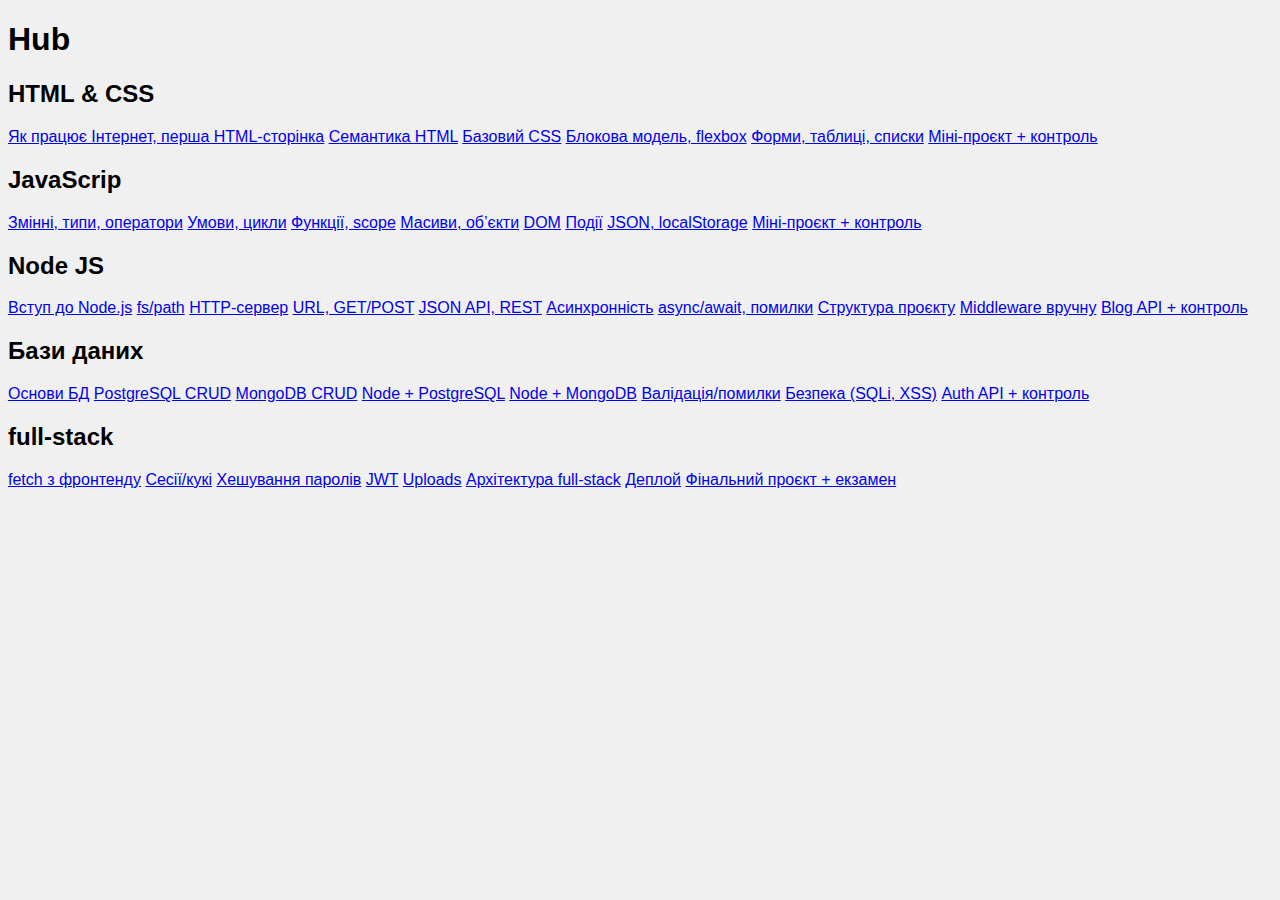
<file: index.html>
<!DOCTYPE html>
<html lang="en">
<head>
    <meta charset="UTF-8">
    <meta name="viewport" content="width=device-width, initial-scale=1.0">
    <title>Hub Page</title>
    <link rel="stylesheet" href="styles.css">
</html>
<body>
     <h1>Hub</h1>
<div class="container">
        <div class="card">
            <h2>HTML & CSS</h2>
                <div class="card-link">
                    <a href="https://clor0phyte.github.io/HomeworkHub/week1/WEEK1">Як працює Інтернет, перша HTML-сторінка</a>
                    <a href="https://clor0phyte.github.io/HomeworkHub/week2/WEEK2">Семантика HTML</a>   
                    <a href="https://clor0phyte.github.io/HomeworkHub/week3/WEEK3">Базовий CSS</a>
                    <a href="https://clor0phyte.github.io/HomeworkHub/week4/WEEK4">Блокова модель, flexbox</a>
                    <a href="https://clor0phyte.github.io/HomeworkHub/week5/WEEK5">Форми, таблиці, списки</a>
                    <a href="https://clor0phyte.github.io/HomeworkHub/week6/WEEK6">Міні-проєкт + контроль</a>
                </div>
        </div>
        <div class="card">
            <h2>JavaScrip</h2>
                <div class="card-link">
                    <a href="https://clor0phyte.github.io/HomeworkHub/week7/WEEK7">Змінні, типи, оператори</a>
                    <a href="https://clor0phyte.github.io/HomeworkHub/week8/WEEK8">Умови, цикли</a>   
                    <a href="https://clor0phyte.github.io/HomeworkHub/week9/WEEK9">Функції, scope</a>
                    <a href="https://clor0phyte.github.io/HomeworkHub/week10/WEEK10">Масиви, об’єкти</a>
                    <a href="https://clor0phyte.github.io/HomeworkHub/week11/WEEK11">DOM</a>
                    <a href="https://clor0phyte.github.io/HomeworkHub/week12/WEEK12">Події</a>
                    <a href="https://clor0phyte.github.io/HomeworkHub/week13/WEEK13">JSON, localStorage</a>
                    <a href="https://clor0phyte.github.io/HomeworkHub/week14/WEEK14">Міні-проєкт + контроль</a>
                </div>
        </div>
        <div class="card"> 
            <h2>Node JS</h2>
                <div class="card-link">        
                    <a href="https://clor0phyte.github.io/HomeworkHub/week15/WEEK15">Вступ до Node.js</a>
                    <a href="https://clor0phyte.github.io/HomeworkHub/week16/WEEK16">fs/path</a>   
                    <a href="https://clor0phyte.github.io/HomeworkHub/week17/WEEK17">HTTP-сервер</a>
                    <a href="https://clor0phyte.github.io/HomeworkHub/week18/WEEK18">URL, GET/POST</a>
                    <a href="https://clor0phyte.github.io/HomeworkHub/week19/WEEK19">JSON API, REST</a>
                    <a href="https://clor0phyte.github.io/HomeworkHub/week20/WEEK20">Асинхронність</a>
                    <a href="https://clor0phyte.github.io/HomeworkHub/week21/WEEK21">async/await, помилки</a>
                    <a href="https://clor0phyte.github.io/HomeworkHub/week22/WEEK22">Структура проєкту</a>
                    <a href="https://clor0phyte.github.io/HomeworkHub/week23/WEEK23">Middleware вручну</a>
                    <a href="https://clor0phyte.github.io/HomeworkHub/week24/WEEK24">Blog API + контроль</a>
                </div>
        </div>
        <div class="card">
            <h2>Бази даних</h2>
                <div class="card-link">
                    <a href="https://clor0phyte.github.io/HomeworkHub/week25/WEEK25">Основи БД</a></li>
                    <a href="https://clor0phyte.github.io/HomeworkHub/week26/WEEK26">PostgreSQL CRUD</a>   
                    <a href="https://clor0phyte.github.io/HomeworkHub/week27/WEEK27">MongoDB CRUD</a>
                    <a href="https://clor0phyte.github.io/HomeworkHub/week28/WEEK28">Node + PostgreSQL</a>
                    <a href="https://clor0phyte.github.io/HomeworkHub/week29/WEEK29">Node + MongoDB</a>
                    <a href="https://clor0phyte.github.io/HomeworkHub/week30/WEEK30">Валідація/помилки</a>
                    <a href="https://clor0phyte.github.io/HomeworkHub/week31/WEEK31">Безпека (SQLi, XSS)</a>
                    <a href="https://clor0phyte.github.io/HomeworkHub/week32/WEEK32">Auth API + контроль</a>
                </div>
            </div>
        <div class="card">
            <h2>full-stack</h2>
                <div class="card-link">     
                <a href="https://clor0phyte.github.io/HomeworkHub/week33/WEEK33">fetch з фронтенду</a>
                <a href="https://clor0phyte.github.io/HomeworkHub/week34/WEEK34">Сесії/кукі</a>
                <a href="https://clor0phyte.github.io/HomeworkHub/week35/WEEK35">Хешування паролів</a>
                <a href="https://clor0phyte.github.io/HomeworkHub/week36/WEEK36">JWT</a>
                <a href="https://clor0phyte.github.io/HomeworkHub/week37/WEEK37">Uploads</a>
                <a href="https://clor0phyte.github.io/HomeworkHub/week38/WEEK38">Архітектура full-stack</a>
                <a href="https://clor0phyte.github.io/HomeworkHub/week39/WEEK39">Деплой</a>
                <a href="https://clor0phyte.github.io/HomeworkHub/week40/WEEK40">Фінальний проєкт + екзамен</a>
        </div>
    </div>
</div>    
</body>
</file>
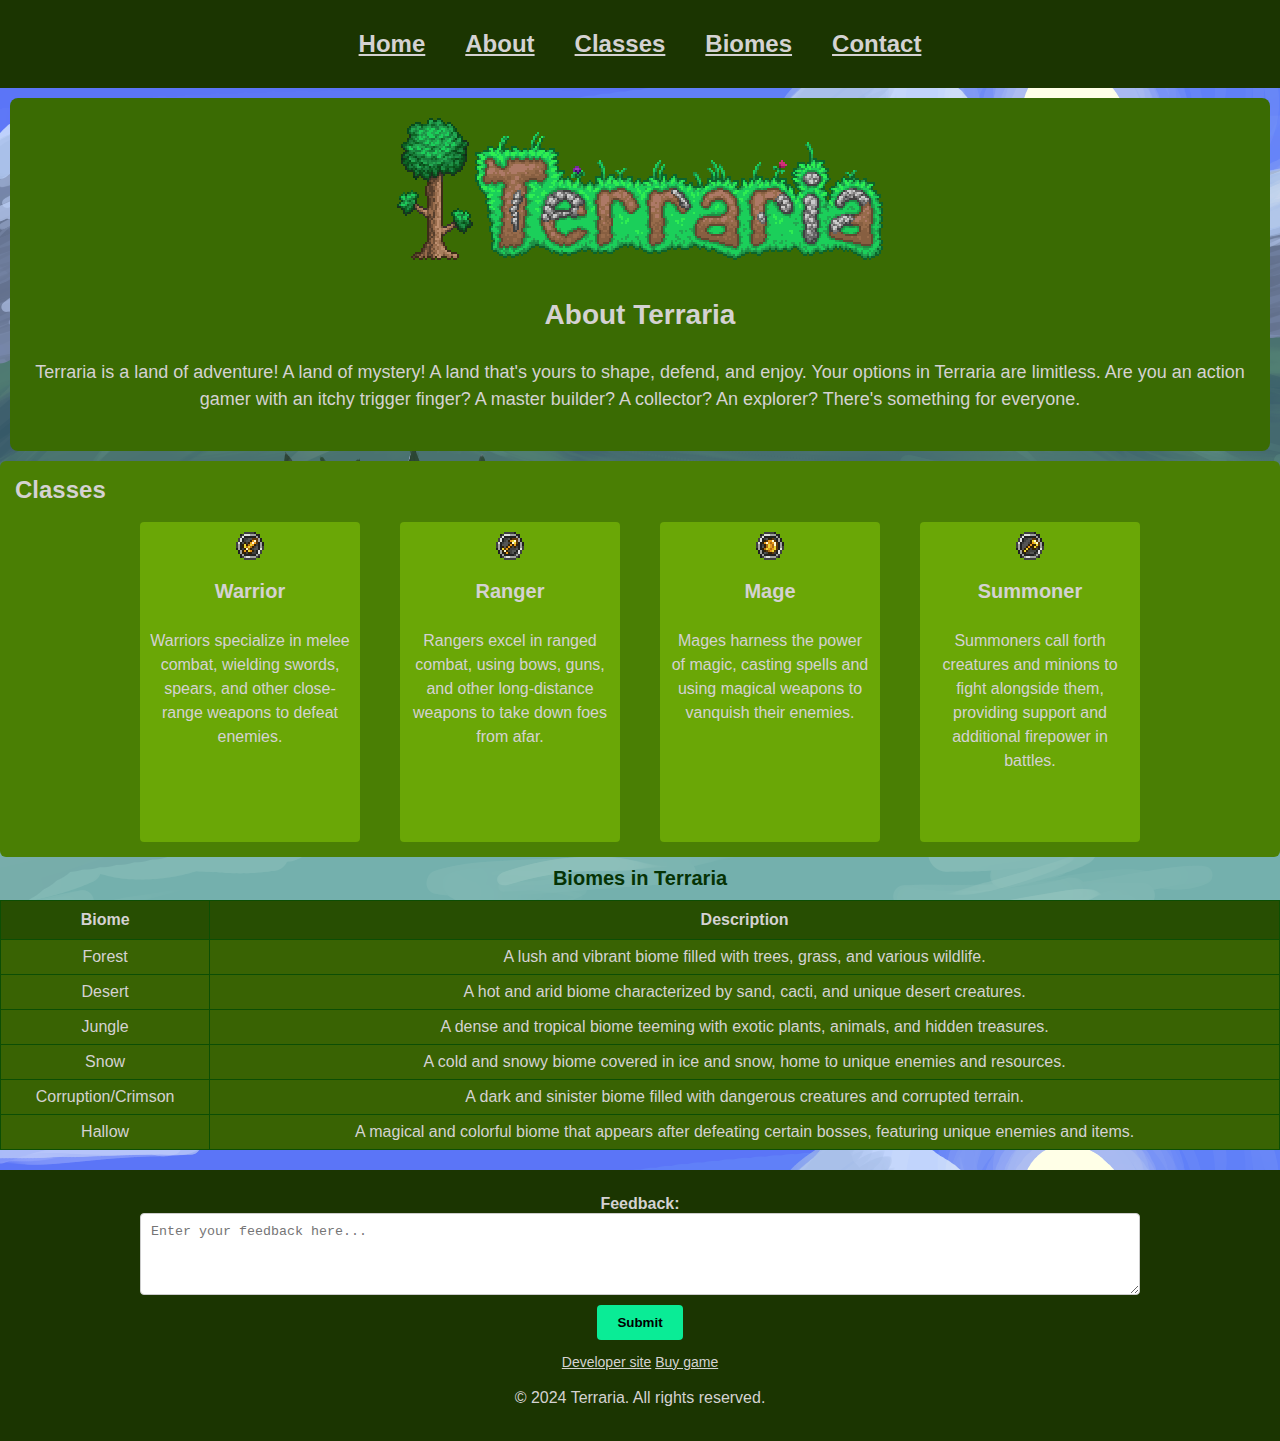
<file: practic1/index.html>
<!DOCTYPE htnml>
<html lang="en">
<head>
    <meta charset="UTF-8">
    <meta name="viewport" content="width=device-width, initial-scale=1.0">
    <title>Terraria</title>
    <link rel="stylesheet" href="styles.css">
</head>
<body>
    <header>
        <nav class="navigation">
            <Div class="nav-links">
                <a href="https://clor0phyte.github.io/HomeworkHub/">Home</a>
                <a href="#about">About</a>
                <a href="#Classes">Classes</a>
                <a href="#Biomes">Biomes</a>
                <a href="#Contact">Contact</a>
            </Div>
        </nav>
    </header>
    <main>
        <section id="About">
            <img src="../images/NewPromoLogo.png" alt="">
            <h1>About Terraria</h1>
            <p>Terraria is a land of adventure! A land of mystery! A land that's yours to shape, defend, and enjoy. Your options in Terraria are limitless. Are you an action gamer with an itchy trigger finger? A master builder? A collector? An explorer? There's something for everyone.</p>
        </section>
        <div id="Classes">
            <h2>Classes</h2>
                <div class="card">
                    <div class="Warrior">
                        <img src="../images/Warrior_Emblem.png" alt="">
                        <p1>Warrior</p1>
                        <p>Warriors specialize in melee combat, wielding swords, spears, and other close-range weapons to defeat enemies.</p>   
                    </div>
                    <div class="Ranger">
                        <img src="../images/Ranger_Emblem.png" alt="">
                        <p1>Ranger</p1>
                        <p>Rangers excel in ranged combat, using bows, guns, and other long-distance weapons to take down foes from afar.</p>
                    </div>
                    <div class="Mage">
                        <img src="../images/Sorcerer_Emblem.png" alt="">
                        <p1>Mage</p1>
                        <p>Mages harness the power of magic, casting spells and using magical weapons to vanquish their enemies.</p>
                    </div>
                    <div class="Summoner">
                        <img src="../images/Summoner_Emblem.png" alt="">
                        <p1>Summoner</p1>
                        <p>Summoners call forth creatures and minions to fight alongside them, providing support and additional firepower in battles.</p>
                    </div>
                </div>
        </div>
        <table id="Biomes">
            <caption>Biomes in Terraria</caption>
            <tr>
                <th>Biome</th>
                <th>Description</th>
            </tr>
            <tr>
                <td>Forest</td>
                <td>A lush and vibrant biome filled with trees, grass, and various wildlife.</td>
            </tr>
            <tr>
                <td>Desert</td>
                <td>A hot and arid biome characterized by sand, cacti, and unique desert creatures.</td>
            </tr>
            <tr>
                <td>Jungle</td>
                <td>A dense and tropical biome teeming with exotic plants, animals, and hidden treasures.</td>
            </tr>
            <tr>
                <td>Snow</td>
                <td>A cold and snowy biome covered in ice and snow, home to unique enemies and resources.</td>
            </tr>
            <tr>
                <td>Corruption/Crimson</td>
                <td>A dark and sinister biome filled with dangerous creatures and corrupted terrain.</td>
            </tr>
            <tr>
                <td>Hallow</td>
                <td>A magical and colorful biome that appears after defeating certain bosses, featuring unique enemies and items.</td>
            </tr>
        </table>
    </main>
    <footer>
        <form action="Feedback">
            <label for="feedback">Feedback:</label><br>
            <textarea id="feedback" name="feedback" rows="4" cols="50" placeholder="Enter your feedback here..."></textarea><br>
            <input type="submit" value="Submit">
        </form>
        <div id="Contact">
            <a href="https://re-logic.com/">Developer site</a>
            <a href="https://store.steampowered.com/app/105600/Terraria/">Buy game</a>
        </div>
        <p>&copy; 2024 Terraria. All rights reserved.</p>
    </footer>
</body>
</html>
</file>
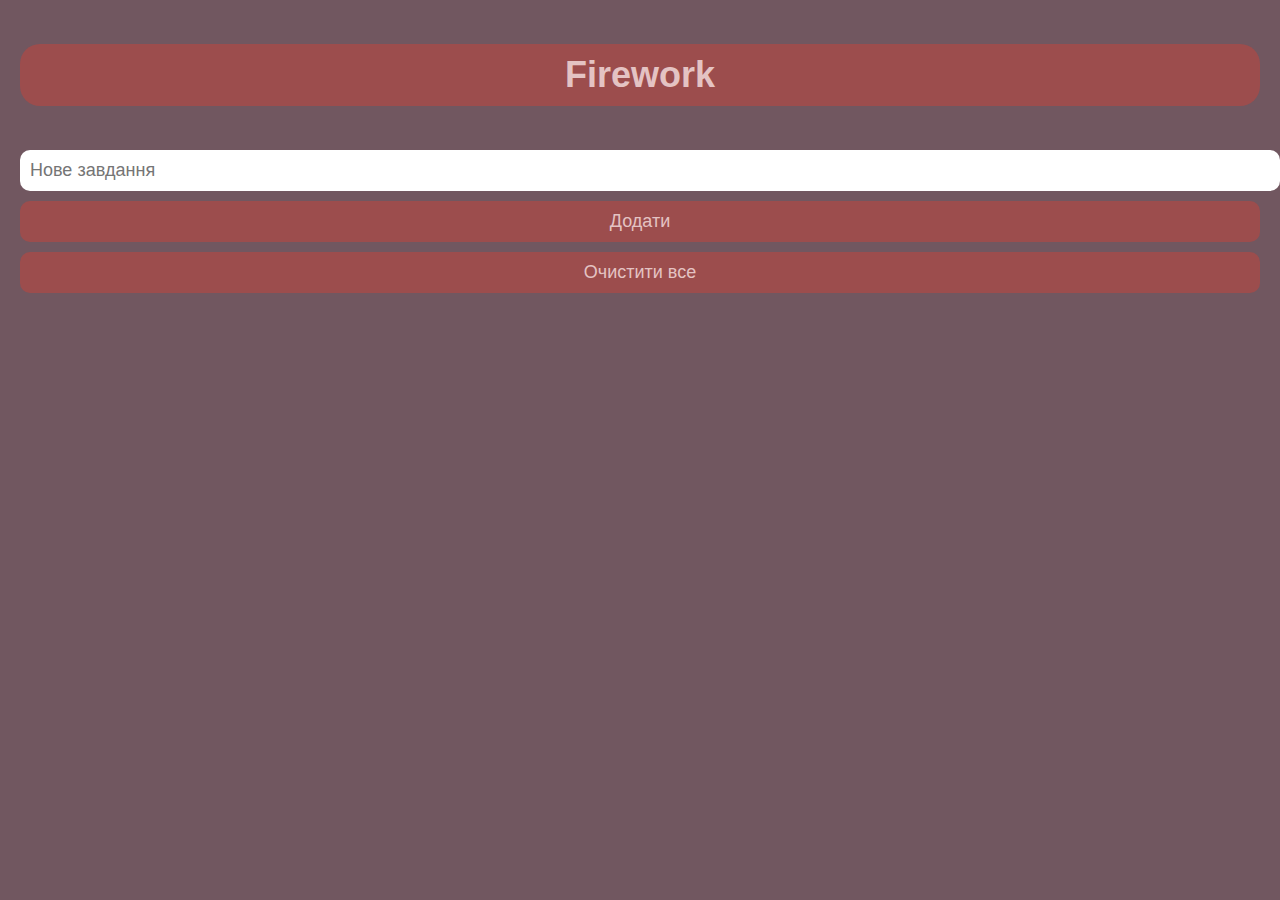
<file: practic2/todolist.html>
<!DOCTYPE html>
<html lang="uk">
<head>
  <meta charset="UTF-8">
  <title>Firework</title>
  <link rel="stylesheet" href="styles.css">
</head>
<body>
  <h1>Firework</h1>

  <input type="text" id="taskInput" placeholder="Нове завдання">
  <button id="addBtn">Додати</button>
  <button id="clear">Очистити все</button>

  <ul id="taskList"></ul>

  <script src="script.js"></script>
</body>
</html>
</file>
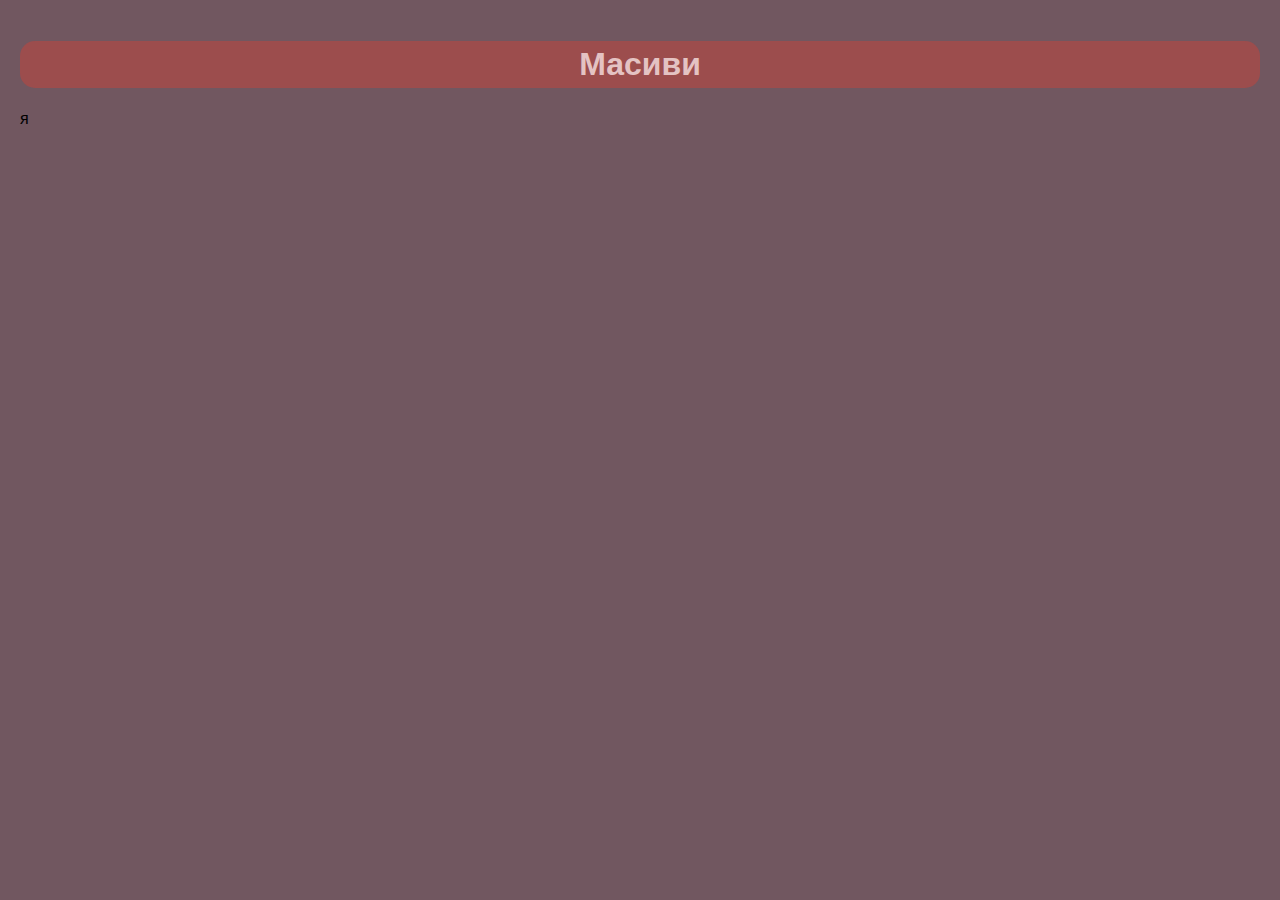
<file: week10/WEEK10.html>
<!DOCTYPE html>
<html lang="uk">
<head>
  <meta charset="UTF-8">
  <title>Масиви</title>
  <link rel="stylesheet" href="style.css"> 
</head>
<body>
  <h1>Масиви</h1>я
  <script src="script.js"></script>
</body>
</html>
</file>
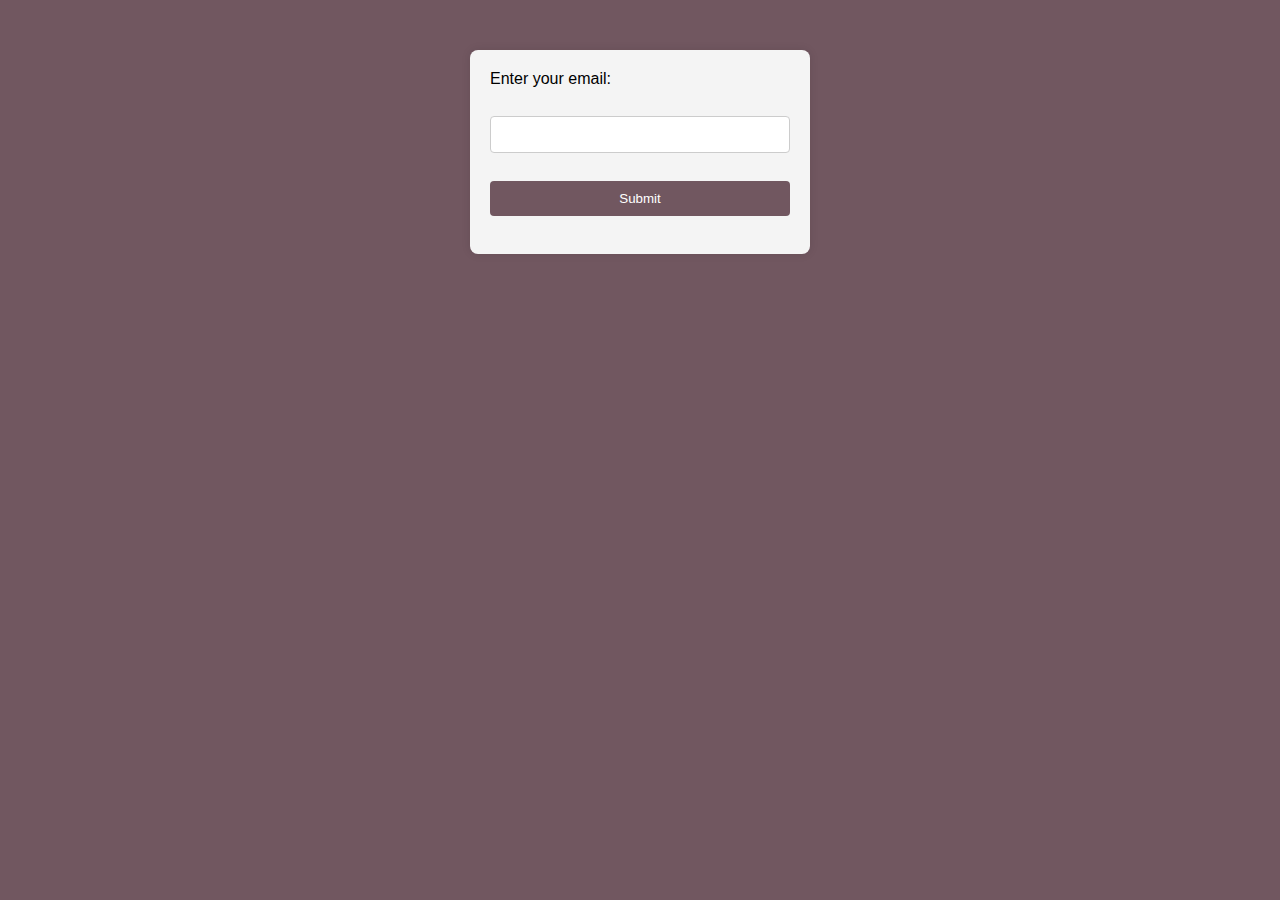
<file: week12/WEEK12.html>
<!DOCTYPE html>
<html lang="en">
<head>
    <meta charset="UTF-8">
    <meta name="viewport" content="width=device-width, initial-scale=1.0">
    <title>WEEK 12 - Events</title>
    <link rel="stylesheet" href="styles.css">
    <link rel="icon" href="../images/Path_Elation_Small.png" type="image/x-icon">
</head>
<body>
    <form id="form">
        <label for="email">Enter your email:</label><br><br>    
        <input type="email" id="email"><br><br> 
        <button id="btn" type="submit">Submit</button><br><br>  
    </form>
<p id="error"></p>
</body>
<script src="script.js"></script>
</html>
</file>
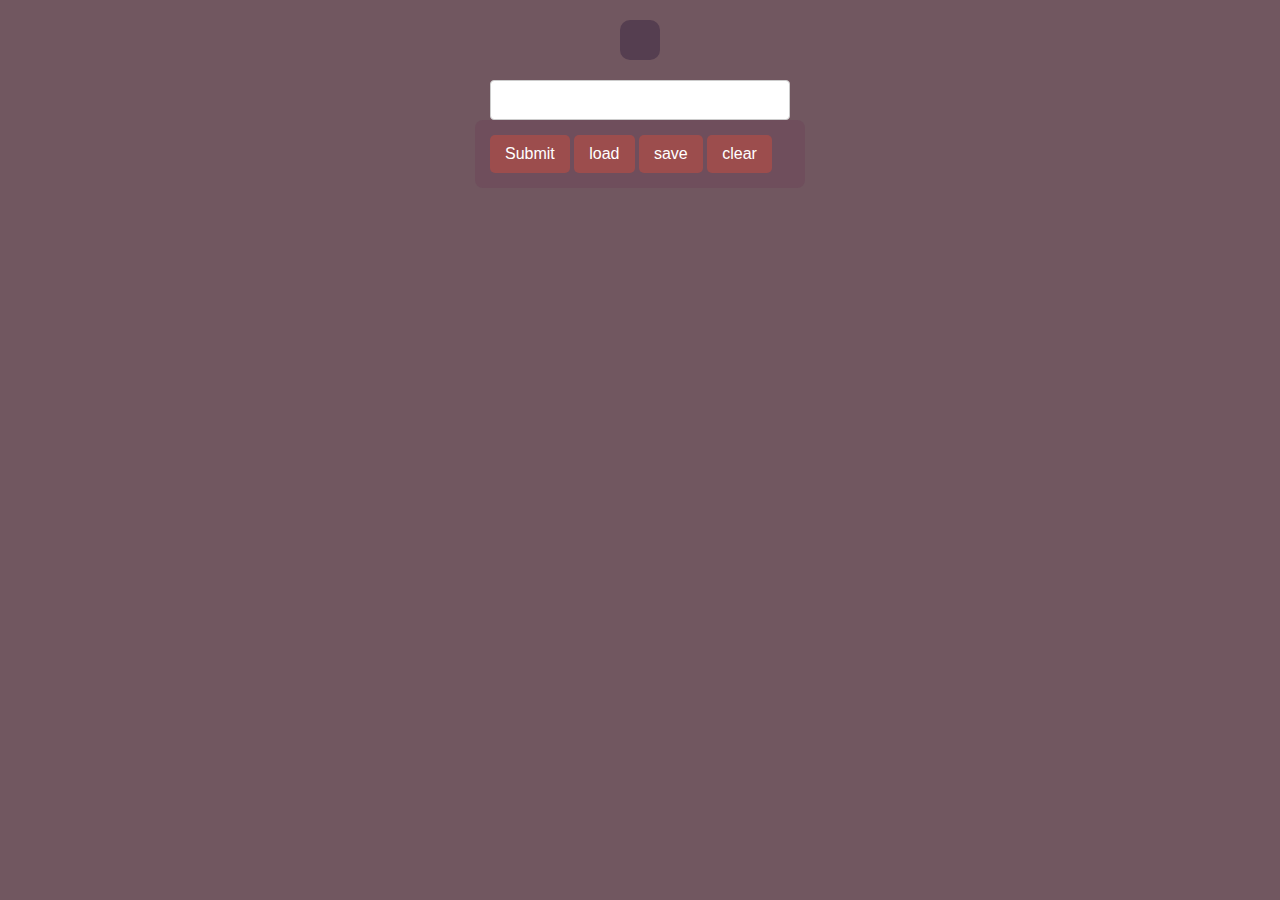
<file: week13/WEEK13.html>
<!DOCTYPE html>
<html lang="en">
<head>
    <meta charset="UTF-8">
    <meta name="viewport" content="width=device-width, initial-scale=1.0">
    <title>JSON</title> 
    <link rel="stylesheet" href="styles.css">
    <link rel="icon" href="../images/Path_Elation_Small.png" type="image/x-icon">
</head>
<body>
    <p id="notelist"></p>
    <input id="input" type="text" autocomplete="off">
    <section>
        <button id="btn">Submit</button>
        <button id="load">load</button>
        <button id="save">save</button>
        <button id="clear">clear</button>
    </section>
</body>
<script src="script.js"></script>
</html>
</file>
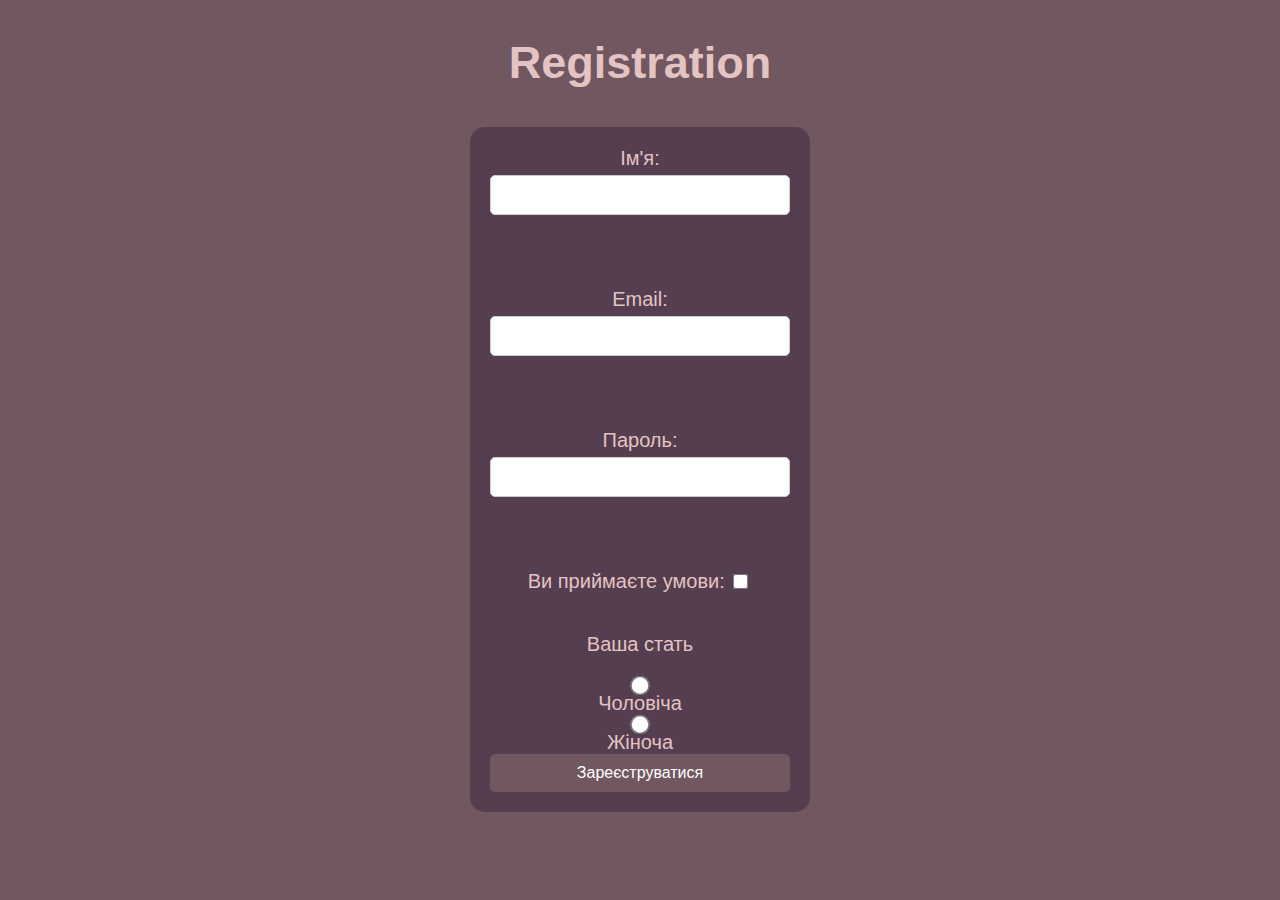
<file: week5/WEEK5.html>
<!DOCTYPE html>
<html lang="en">
    <head>
    <meta charset="UTF-8">
    <meta name="viewport" content="width=device-width, initial-scale=1.0">
    <link rel="stylesheet" href="week5style.css">
    <title>Week 5</title>
    </head>
    <body>
        <section>
            <h2>Registration</h2>
            <form action="#" method="post">
                <label for="username">Ім'я:</label>
                <input type="text" id="username" name="username" required><br><br>

                <label for="email">Email:</label>
                <input type="text" id="email" name="email" required><br><br>

                <label for="password">Пароль:</label>
                <input type="text" id="password" name="password" required><br><br>

                <label for="checkbox">Ви приймаєте умови:   
                    <input type="checkbox" id="checkbox" name="terms" required>
                </label>
                <p>Ваша стать</p>
                    <input type="radio" id="male" name="gender" value="male" required> <p class="choos">Чоловіча</p>
                    <input type="radio" id="female" name="gender" value="female" required> <p class="choos">Жіноча</p>

                <input type="submit" value="Зареєструватися" class="RegistrationButton">
            </form>
        </section>
    </body>
</html>
</file>
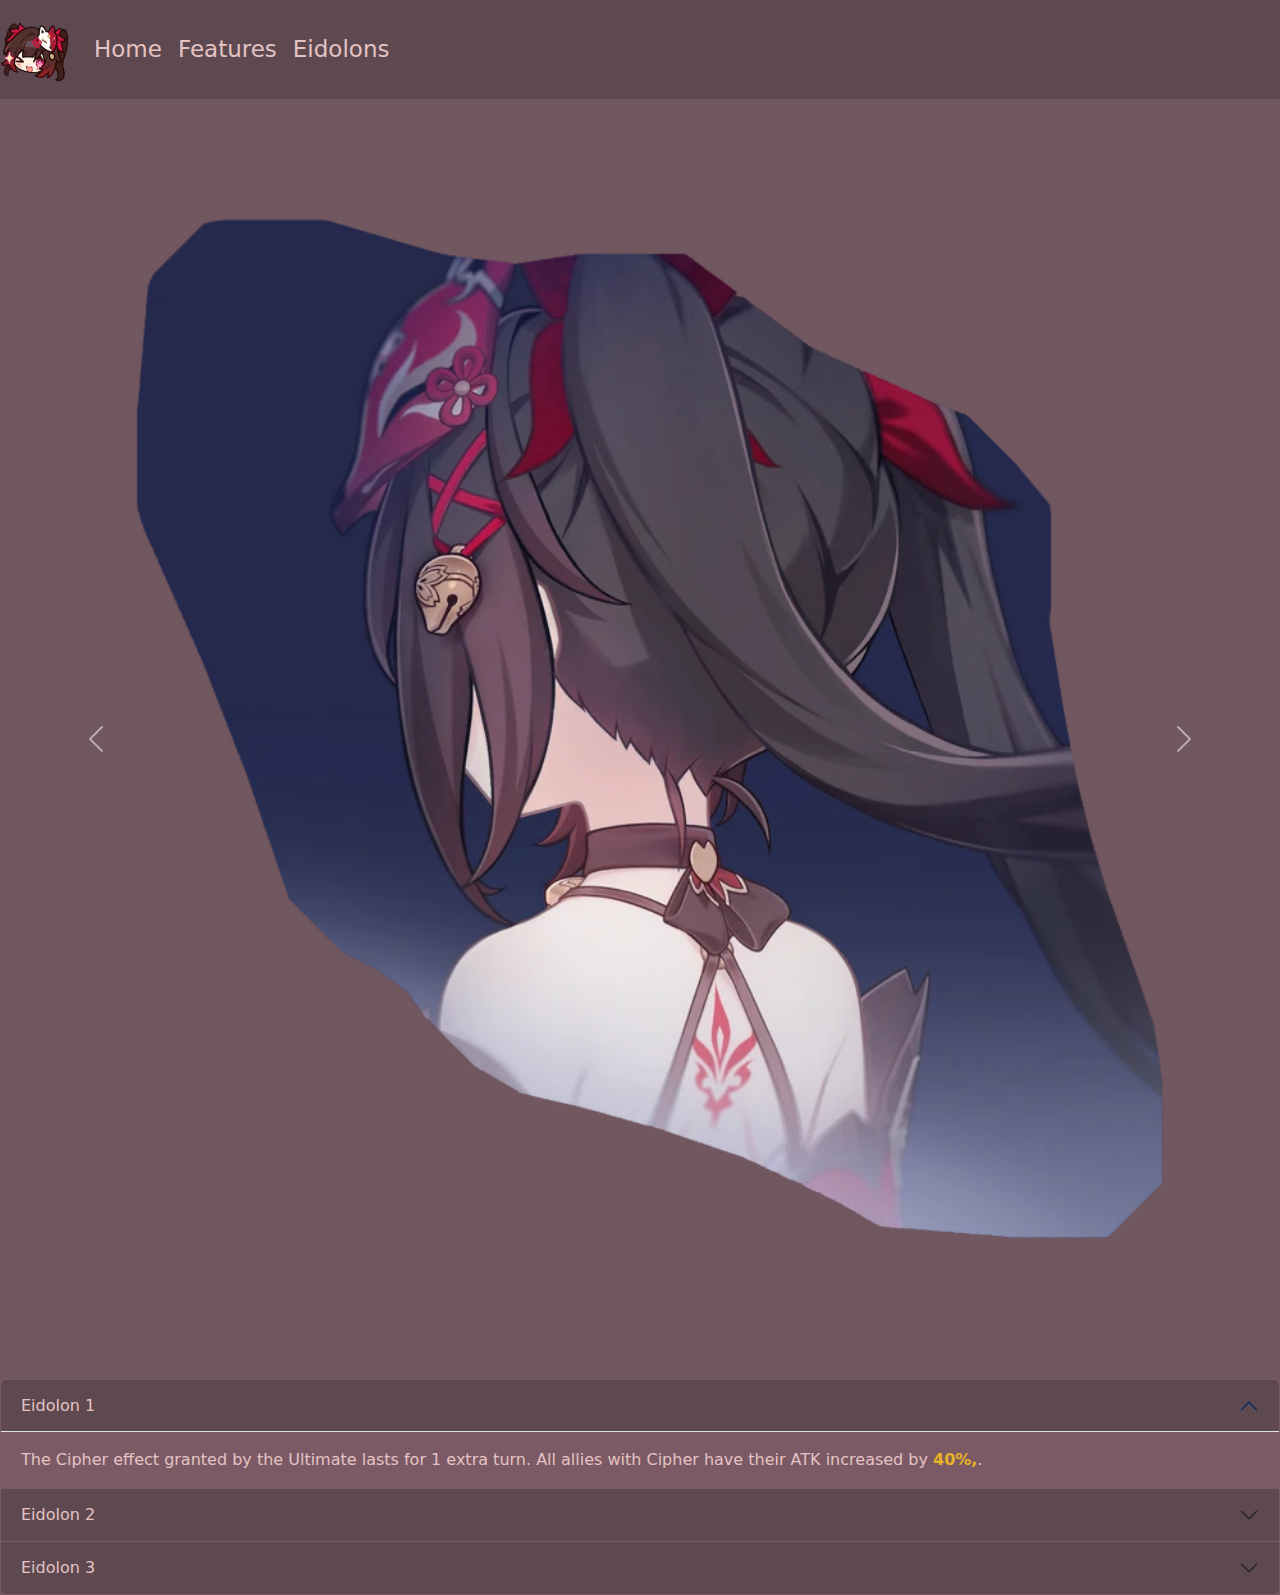
<file: week6/WEEK6.html>
<!DOCTYPE html>
<html lang="en">
<head>
    <meta charset="UTF-8">
    <meta name="viewport" content="width=device-width, initial-scale=1.0">
    <title>Bootstrap</title>
    <link rel="icon" href="../images/Path_Elation_Small.png" type="image/x-icon">
    <link href="https://cdn.jsdelivr.net/npm/bootstrap@5.3.8/dist/css/bootstrap.min.css" rel="stylesheet">
    <link rel="stylesheet" href="styleweek6.css">
  </head>
<body>
<header>
  <nav class="navbar navbar-expand-lg navbar-light" style="background-color: #5e4950;">
    <a class="navbar-brand" href="#">
        <img src="../images/Sparkle1.png" alt="" width="70" height="70" class="d-inline-block align-text-top">
    </a>
    <button class="navbar-toggler" type="button" 
            data-bs-toggle="collapse" 
            data-bs-target="#navbarNav" 
            aria-controls="navbarNav" 
            aria-expanded="false" 
            aria-label="Toggle navigation">
        <span class="navbar-toggler-icon"></span>
    </button>
    <div class="collapse navbar-collapse" id="navbarNav">
        <ul class="navbar-nav">
            <li class="nav-item active">
                <a class="nav-link" href="#" style="color: #e4c3c3; font-size: 23px;">Home</a>
            </li>
            <li class="nav-item">
                <a class="nav-link" href="#" style="color: #e4c3c3; font-size: 23px;">Features</a>
            </li>
            <li class="nav-item">
                <a class="nav-link" href="#" style="color: #e4c3c3; font-size: 23px;">Eidolons</a>
            </li>
        </ul>
    </div>
  </nav>
</header>
<main>
<div id="carouselExampleControls" class="carousel slide" data-bs-ride="carousel">
  <div class="carousel-inner">
    <div class="carousel-item active">
      <img class="d-block w-100" src="../images/Character_Sparkle_Eidolon_1.png" alt="First slide">
    </div>
    <div class="carousel-item">
      <img class="d-block w-100" src="../images/Character_Sparkle_Eidolon_2.png" alt="Second slide">
    </div>
    <div class="carousel-item">
      <img class="d-block w-100" src="../images/Character_Sparkle_Eidolon_3.png" alt="Third slide">
    </div>
  </div>
  <button class="carousel-control-prev" type="button" data-bs-target="#carouselExampleControls" data-bs-slide="prev">
    <span class="carousel-control-prev-icon" aria-hidden="true"></span>
  </button>
  <button class="carousel-control-next" type="button" data-bs-target="#carouselExampleControls" data-bs-slide="next">
    <span class="carousel-control-next-icon" aria-hidden="true"></span>
  </button>
</div>
<div class="accordion" id="accordionExample">
  <div class="accordion-item" style="background-color:#7c5a65; border-color: #7c5a65;">
    <h2 class="accordion-header" id="headingOne">
      <button style="background-color:#5e4950; border-color: #5e4950;"  class="accordion-button" type="button" data-bs-toggle="collapse" data-bs-target="#collapseOne" aria-expanded="true" aria-controls="collapseOne">
        <p>Eidolon 1</p>
      </button>
    </h2>
    <div id="collapseOne" class="accordion-collapse collapse show" aria-labelledby="headingOne" data-bs-parent="#accordionExample">
      <div class="accordion-body">
        <p>The Cipher effect granted by the Ultimate lasts for 1 extra turn. All allies with Cipher have their ATK increased by <strong>40%,</strong>.</p>
      </div>
    </div>
  </div>
  <div class="accordion-item" style="background-color:#7c5a65; border-color: #7c5a65;">
    <h2 class="accordion-header" id="headingTwo">
      <button style="background-color:#5e4950; border-color: #5e4950;" class="accordion-button collapsed" type="button" data-bs-toggle="collapse" data-bs-target="#collapseTwo" aria-expanded="false" aria-controls="collapseTwo">
        <p>Eidolon 2</p>
      </button>
    </h2>
    <div id="collapseTwo" class="accordion-collapse collapse" aria-labelledby="headingTwo" data-bs-parent="#accordionExample">
      <div class="accordion-body">
        <p>Every stack of the Talent's effect allows allies to additionally ignore <strong>8%</strong> of the target's DEF when dealing DMG.</p>
      </div>
    </div>
  </div>
  <div class="accordion-item"style="background-color:#7c5a65; border-color: #7c5a65;">
    <h2 class="accordion-header" id="headingThree">
      <button style="background-color:#5e4950; border-color: #5e4950;" class="accordion-button collapsed" type="button" data-bs-toggle="collapse" data-bs-target="#collapseThree" aria-expanded="false" aria-controls="collapseThree">
        <p>Eidolon 3</p>
      </button>
    </h2>
    <div id="collapseThree" class="accordion-collapse collapse" aria-labelledby="headingThree" data-bs-parent="#accordionExample">
      <div class="accordion-body">
        <p>Skill Lv. <strong>+2</strong>, up to a maximum of Lv. <strong>15.</strong></p>
        <p>Basic ATK Lv. <strong>+1</strong>, up to a maximum of Lv. <strong>10.</strong></p>
      </div>
    </div>
  </div>
</div>
</main>
<script src="https://cdn.jsdelivr.net/npm/bootstrap@5.3.8/dist/js/bootstrap.bundle.min.js"></script>
</body>
</html>
</file>
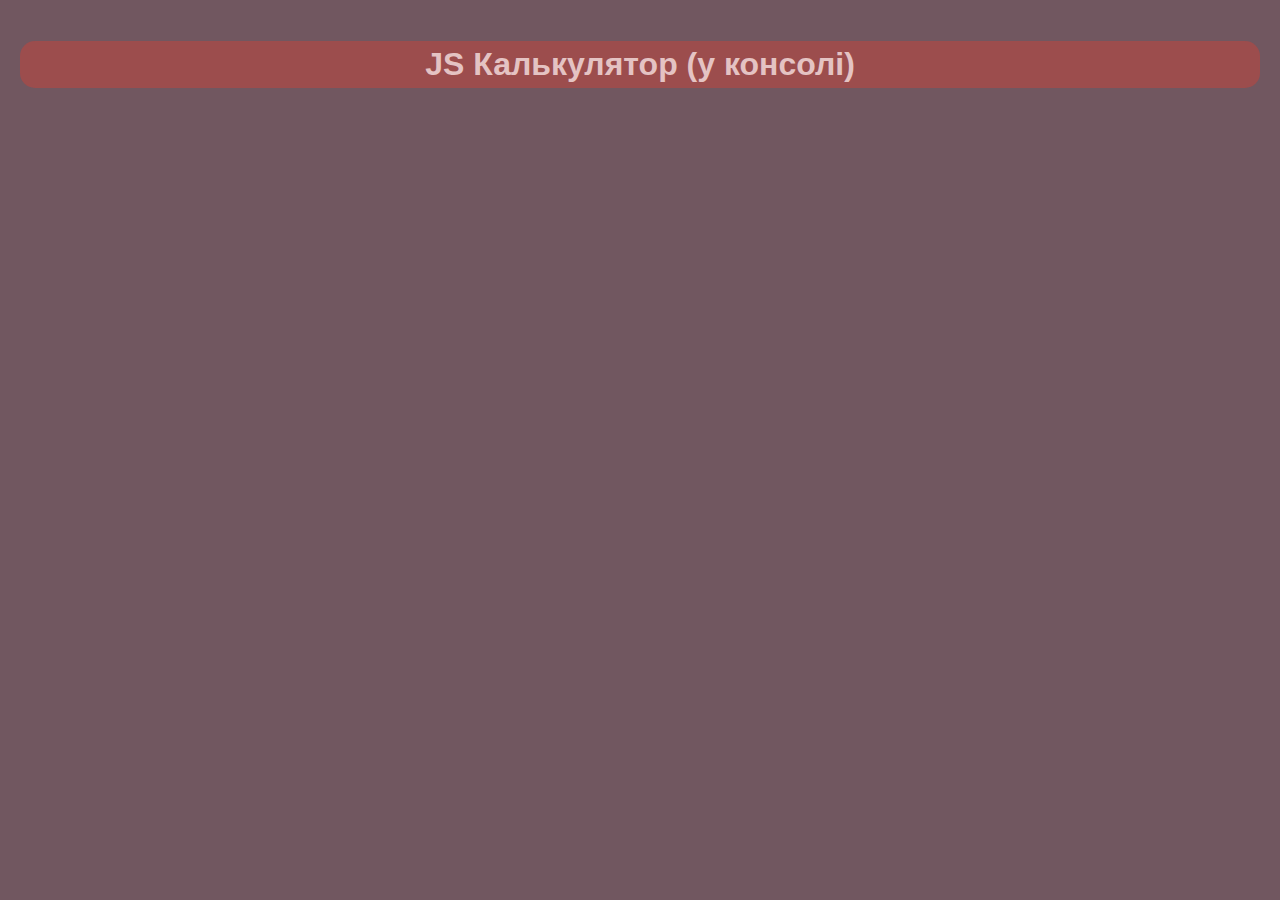
<file: week7/WEEK7.html>
<!DOCTYPE html>
<html lang="uk">
<head>
  <meta charset="UTF-8">
  <title>JS калькулятор</title>
  <link rel="stylesheet" href="style.css">  
</head>
<body>
  <h1>JS Калькулятор (у консолі)</h1>
  <script src="budget.js"></script>
</body>
</html>
</file>
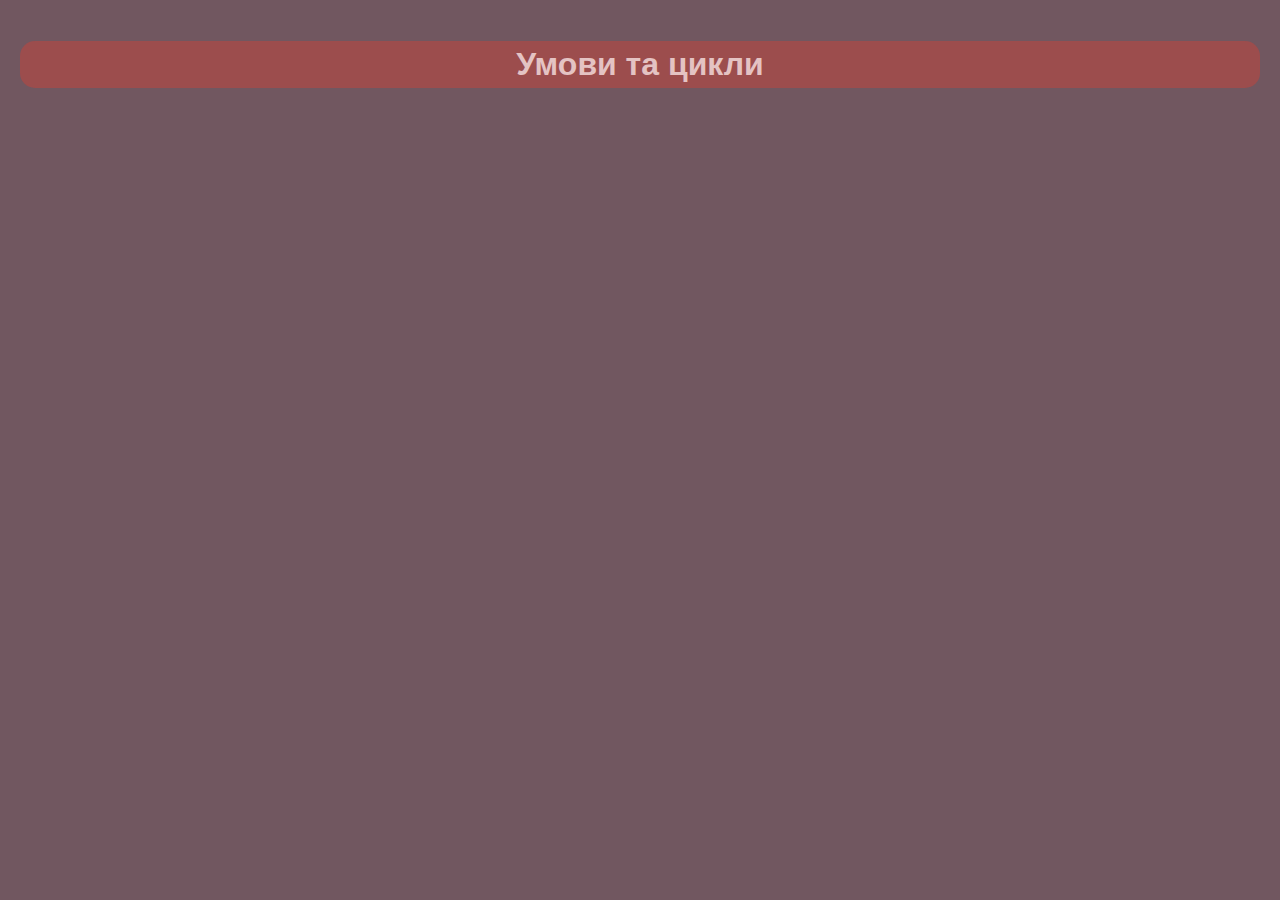
<file: week8/WEEK8.html>
<!DOCTYPE html>
<html lang="uk">
<head>
  <meta charset="UTF-8">
  <title>Умови та цикли</title>
  <link rel="stylesheet" href="style.css">  
</head>
<body>
  <h1>Умови та цикли</h1>
  <script src="script.js"></script>
</body>
</html>
</file>
<file: styles.css>
body {
    background-color: #f0f0f0;
    font-family: Arial, sans-serif;
}
</file>
<file: practic1/styles.css>
body {
    margin: 0;
    padding: 0;
    font-family: Arial;
    background-image: url('../images/8rv448rd5u0b1.png');
    color: #d4d2d2;
}

header {
    background-color: #1b3501;
    padding: 20px;
    font-size: 24px;
    font-weight: bold;
}

#about {
    text-align: center; 
}

#about p {
    font-size: 18px;
    color: #d4d2d2; 
}

img {
    max-width: 100%;
    height: auto;
    display: block;
    margin: 0 auto 20px auto;
}

.nav-links {
    display: flex;
    gap: 40px;
    margin: 10px;
    justify-content: center;
}

a {
    color: #d4d2d2; 
}   

a:hover {
    color: #0aec96; 
}

section {
    padding: 20px;
    margin: 10px;
    background-color: #3a6b03;
    border-radius: 8px;
    display: flex;
    flex-direction: column;
}

h1 {
    font-size: 28px;
    margin-bottom: 10px;
}

h2 {
    font-size: 45   px;
    margin-bottom: 10px;
    margin-top: 0px;
    justify-items: center;
}

#Classes {
    background-color: #4a7f04;
    padding: 15px;
    border-radius: 6px;
    margin-top: 10px;
}

p {
    font-size: 16px;
    line-height: 1.5;
    color: #d4d2d2;
    text-align: center;
}

p1 {
    font-size: 20px;
    font-weight: bold;
    margin-bottom: 10px;
    text-align: center;
}

.card {
    display: flex;
    flex-wrap: wrap;
    gap: 40px;
    justify-content: center;
    margin-top: 10px;
}

.warrior {
    background-color: #6aa706;
    padding: 10px;
    border-radius: 4px;
    margin-top: 8px;
    width: 200px;
    height: 300px;
    display: flex;
    flex-direction: column;
    
}

.ranger {
    background-color: #6aa706;
    padding: 10px;
    border-radius: 4px;
    margin-top: 8px;
    width: 200px;
    height: 300px;
    display: flex;
    flex-direction: column;
}

.mage {
    background-color: #6aa706;
    padding: 10px;
    border-radius: 4px;
    margin-top: 8px;
    width: 200px;
    height: 300px;
    display: flex;
    flex-direction: column;
}

.summoner {
    background-color: #6aa706;
    padding: 10px;
    border-radius: 4px;
    margin-top: 8px;
    width: 200px;
    height: 300px;
    display: flex;
    flex-direction: column;
}

footer {
    background-color: #1b3501;
    padding: 15px;
    text-align: center;
    margin-top: 20px;
    font-size: 14px;
}

form {
    margin-top: 10px;
    color: #d4d2d2;
}

label {
    font-weight: bold;
    margin-bottom: 5px;
    font-size: 16px;        
}

textarea {
    width: 80%;
    padding: 10px;
    border-radius: 4px;
    border: 1px solid #ccc;
    resize: vertical;
}

input[type="submit"] {
    background-color: #0aec96;
    color: #000000;
    border: none;
    margin-top: 10px;
    padding: 10px 20px;
    border-radius: 4px;
    cursor: pointer;
    font-weight: bold;
}

table {
    width: 100%;
    border-collapse: collapse;
    margin-top: 10px;
}

caption {
    font-size: 20px;
    margin-bottom: 10px;
    font-weight: bold;
    color: #063305;
}

th {
    background-color: #274e02;
    color: #d4d2d2;
    padding: 10px;
    border: 1px solid #0c4e04;
}

tr {
    background-color: #396303;
}

td {
    border: 1px solid #0c4e04;
    padding: 8px;
    text-align: center;
}
</file>
<file: practic2/styles.css>
body {
    font-family: Arial, sans-serif;
    background-color: #715760;
    margin: 0;
    padding: 20px;
}

h1 {
    text-align: center;
    color: #e4c3c3;
    font-size: 36px;
    background-color:#9c4d4d;
    padding: 10px;
    border-radius: 20px;
}

#taskInput {
    width: 100%;
    padding: 10px;
    margin-top: 20px;
    border-radius: 10px;
    border: none;
    font-size: 18px;
}

#addBtn {
    width: 100%;
    padding: 10px;
    margin-top: 10px;
    border-radius: 10px;
    border: none;
    background-color: #9c4d4d;
    color: #e4c3c3;
    font-size: 18px;
    cursor: pointer;
}

#clear {
    width: 100%;
    padding: 10px;
    margin-top: 10px;
    border-radius: 10px;
    border: none;
    background-color: #9c4d4d;
    color: #e4c3c3;
    font-size: 18px;
    cursor: pointer;
}

#addBtn:hover {
    background-color: #6d3838;
}
#taskList {
    list-style-type: none;
    padding: 0;
    margin-top: 20px;
}

#taskList li {
    background-color: #553e50;
    color: #e4c3c3;
    padding: 10px;      
    margin: 10px;
    border-radius: 10px;
    display: inline-block;
}

#taskList button {
    background-color: #9c4d4d;
    color: #e4c3c3;
    border: none;
    padding: 5px 10px;
    border-radius: 5px;
    cursor: pointer;
}

#taskList input[type="checkbox"] {
    margin-right: 10px;
}
</file>
<file: week10/style.css>
body {
    font-family: Arial, sans-serif;
    background-color: #715760;
    margin: 0;
    padding: 20px;  
}

h1 {
    text-align: center;
    color: #e4c3c3;
    font-size: 32px;
    background-color:#9c4d4d;
    padding: 5px;
    border-radius: 15px;
}
</file>
<file: week12/styles.css>
body {
    font-family: Arial, sans-serif;
    margin: 0;
    padding: 0;
    background-color: #715760;
}

form {
    background-color: #f4f4f4;
    padding: 20px;
    margin: 50px auto;
    width: 300px;
    border-radius: 8px;
    box-shadow: 0 0 10px rgba(0, 0, 0, 0.1);
}

input[type="text"], input[type="email"], input[type="password"] {
    width: 100%;
    padding: 10px;
    margin: 10px 0;
    border: 1px solid #ccc;
    border-radius: 4px;
    box-sizing: border-box;
}

button {
    background-color: #715760;
    color: white;
    padding: 10px;
    border: none;
    border-radius: 4px;
    cursor: pointer;
    width: 100%;
}

#error {
    color: red;
    margin-top: 10px;
    text-align: center;
}
</file>
<file: week13/styles.css>
body {
    background-color: #715760;
    font-family: Arial, sans-serif;
    margin: 0;
    padding: 0;
    align-content: center;  
    display: flex;
    justify-content: center;
    align-items: center;
    flex-direction: column;
}

#notelist {
    max-width: 100%;
    margin: 20px auto;
    padding: 20px;
    background-color: #553e50;
    border-radius: 10px;
}

input[type="text"], textarea {
    width: 200px;
    height: 30px;
    padding: 10px;
    margin: 10px 0;
    border: 1px solid #ccc;
    border-radius: 4px;
    box-sizing: border-box;
    display: block;
    font-size: 16px;
    font-family: Arial, sans-serif;
    align-content: center;
    margin: 0 auto;
} 

#input {
    display: flex;
    justify-content: center;
    align-items: center;
    flex-direction: column;
    text-align: center;
    margin-bottom: 20px;
    width: 300px;
    height: auto;
    margin: 0 auto;

}

section {
    background-color: #6f4e5c;
    padding: 15px;
    border-radius: 8px;
    color: #fff;
    width: 300px;
    height: auto;
    align-content: center;
}

button {
    background-color: #9c4d4d;
    color: white;
    padding: 10px 15px;
    border: none;
    border-radius: 5px;
    cursor: pointer;
    font-size: 16px;
    font-family: Arial, sans-serif;
    align-self: center;
}
</file>
<file: week5/week5style.css>
body {  
    background-color: #715760;
    font-family: Arial, sans-serif;
    color: #e4c3c3;
}

section {
    margin: 0 auto;
    padding: 0px;
    justify-items: center;
    font-size: 30px;
}

form {
    margin: 20px;
    padding: 20px;
    display: flex;
    border-radius: 15px;
    background-color: #553e50;
    text-align: center;
    flex-direction: column;
    width: 300px;
    height: auto;

}

input[type="text"] {
    padding: 10px;
    margin-bottom: 5px;
    border: 1px solid #ccc;
    border-radius: 5px;
    font-size: 16px;
}

label {
    font-size: 20px;
    margin-bottom: 5px;
}

input[type="submit"] {
    padding: 10px;
    background-color: #715760;
    color: white;
    border: none;
    border-radius: 5px;
    font-size: 16px;
    cursor: pointer;
}

input[type="checkbox"] {
    margin-right: 5px;
    transform: scale(1.2);
    margin-bottom: 20px;
}

input[type="submit"]:hover {
    background-color: #553e50;
}
p {
    font-size: 20px;
    text-align: center;
}

.choos {
    display: flex;
    flex-direction: column;
    align-items: center;
    margin: 0px;
    padding: 0pxs;
    font-size: 20px ;
}

input[type="radio"] {
    margin-right: 5px;
    transform: scale(1.5);
}

input[type="radio"]:hover {
    cursor: pointer;
}

input[type="checkbox"]:hover {
    cursor: pointer;
}
</file>
<file: week6/styleweek6.css>
body {
    background-color: #715760;
}

p {
    color: #e4c3c3;
    margin: 0;
}

strong {
    color: #e7b324;
}
</file>
<file: week7/style.css>
body {
    font-family: Arial, sans-serif;
    background-color: #715760;
    margin: 0;
    padding: 20px;  
}

h1 {
    text-align: center;
    color: #e4c3c3;
    font-size: 32px;
    background-color:#9c4d4d;
    padding: 5px;
    border-radius: 15px;
}
</file>
<file: week8/style.css>
body {
    font-family: Arial, sans-serif;
    background-color: #715760;
    margin: 0;
    padding: 20px;  
}

h1 {
    text-align: center;
    color: #e4c3c3;
    font-size: 32px;
    background-color:#9c4d4d;
    padding: 5px;
    border-radius: 15px;
}
</file>
